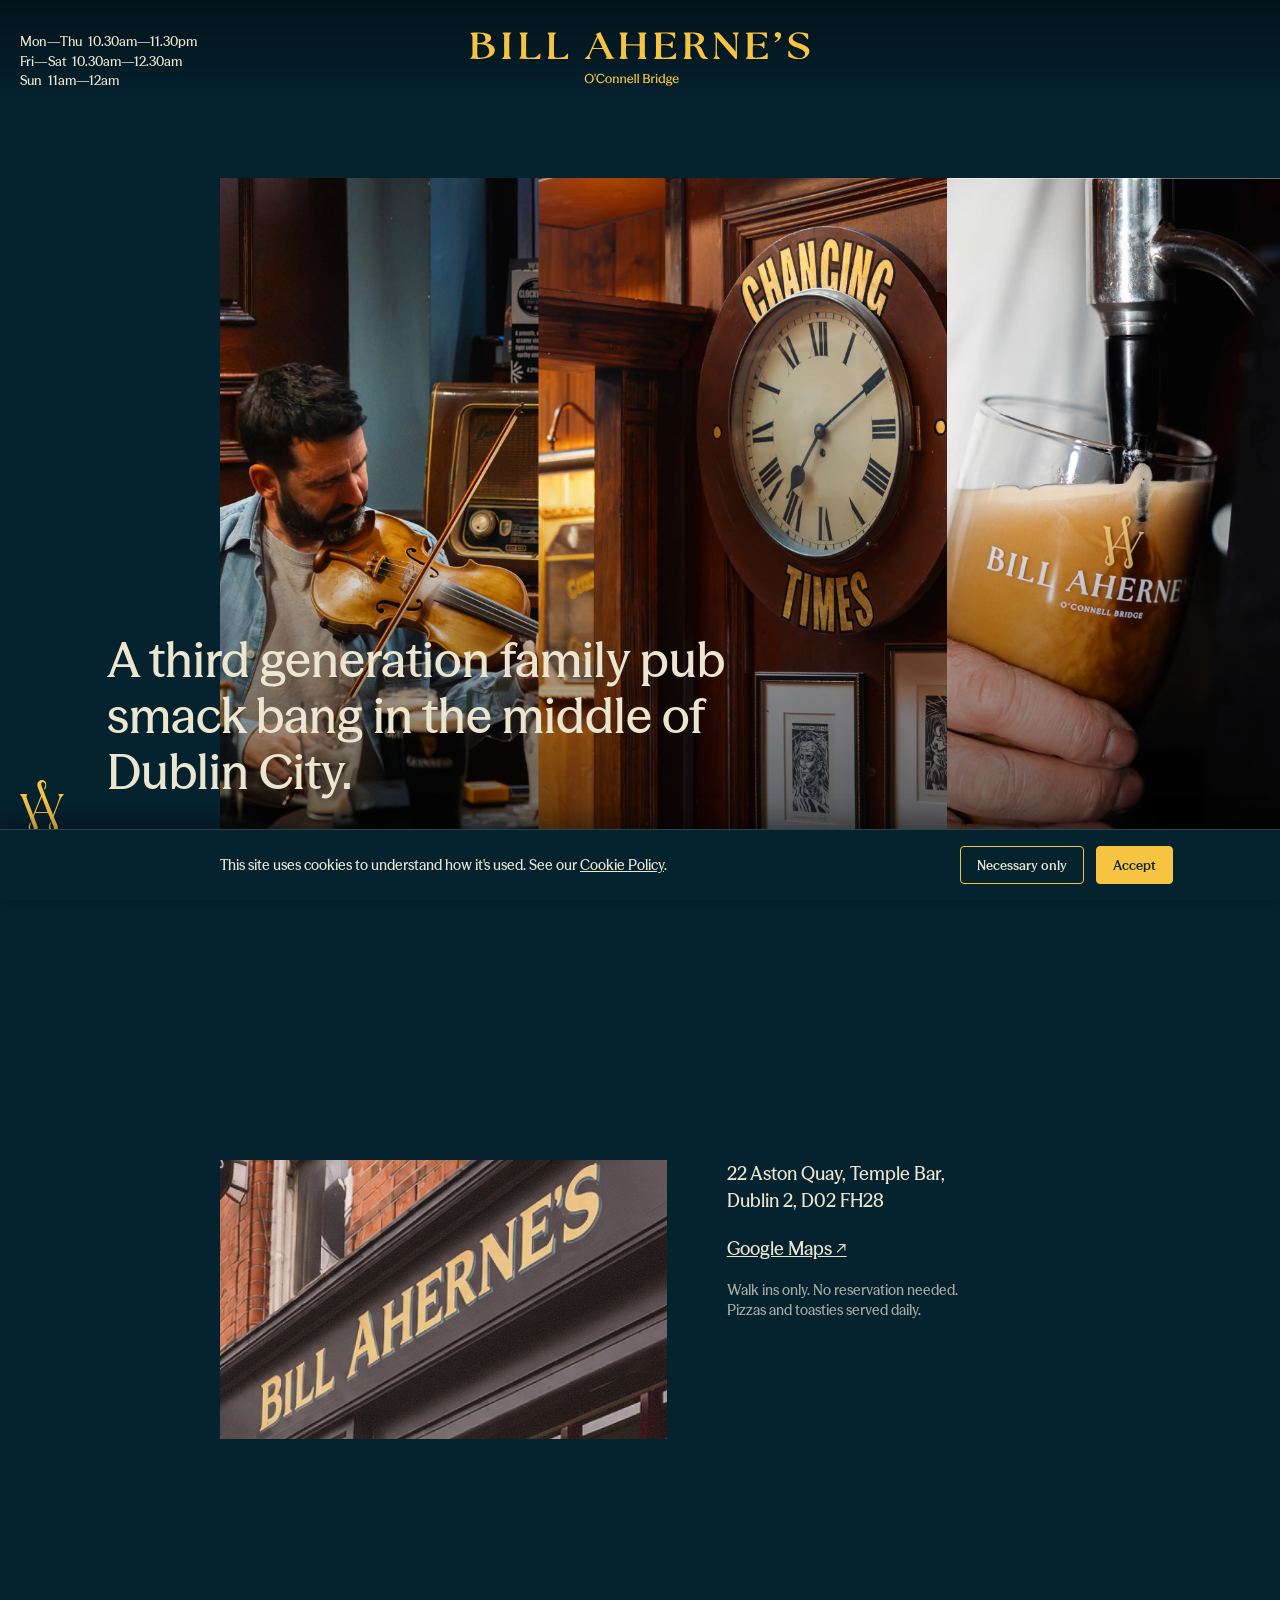
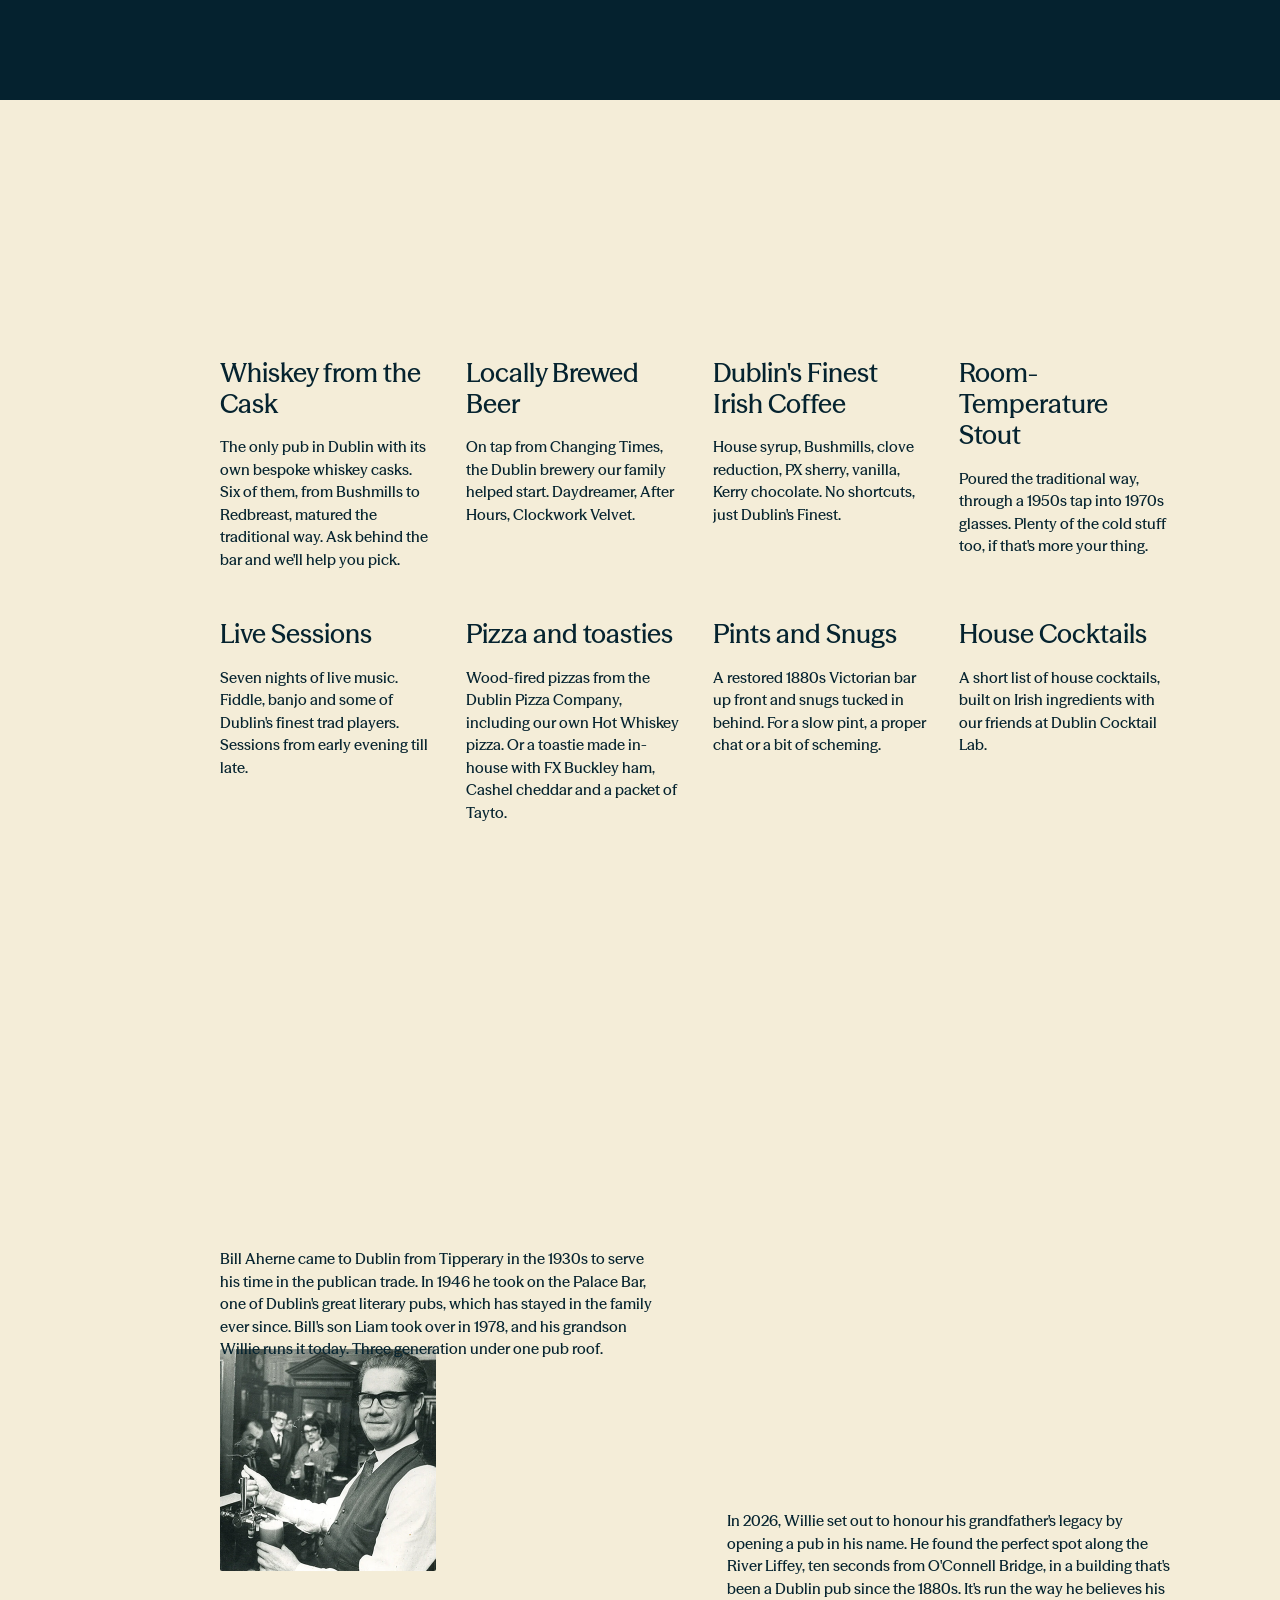
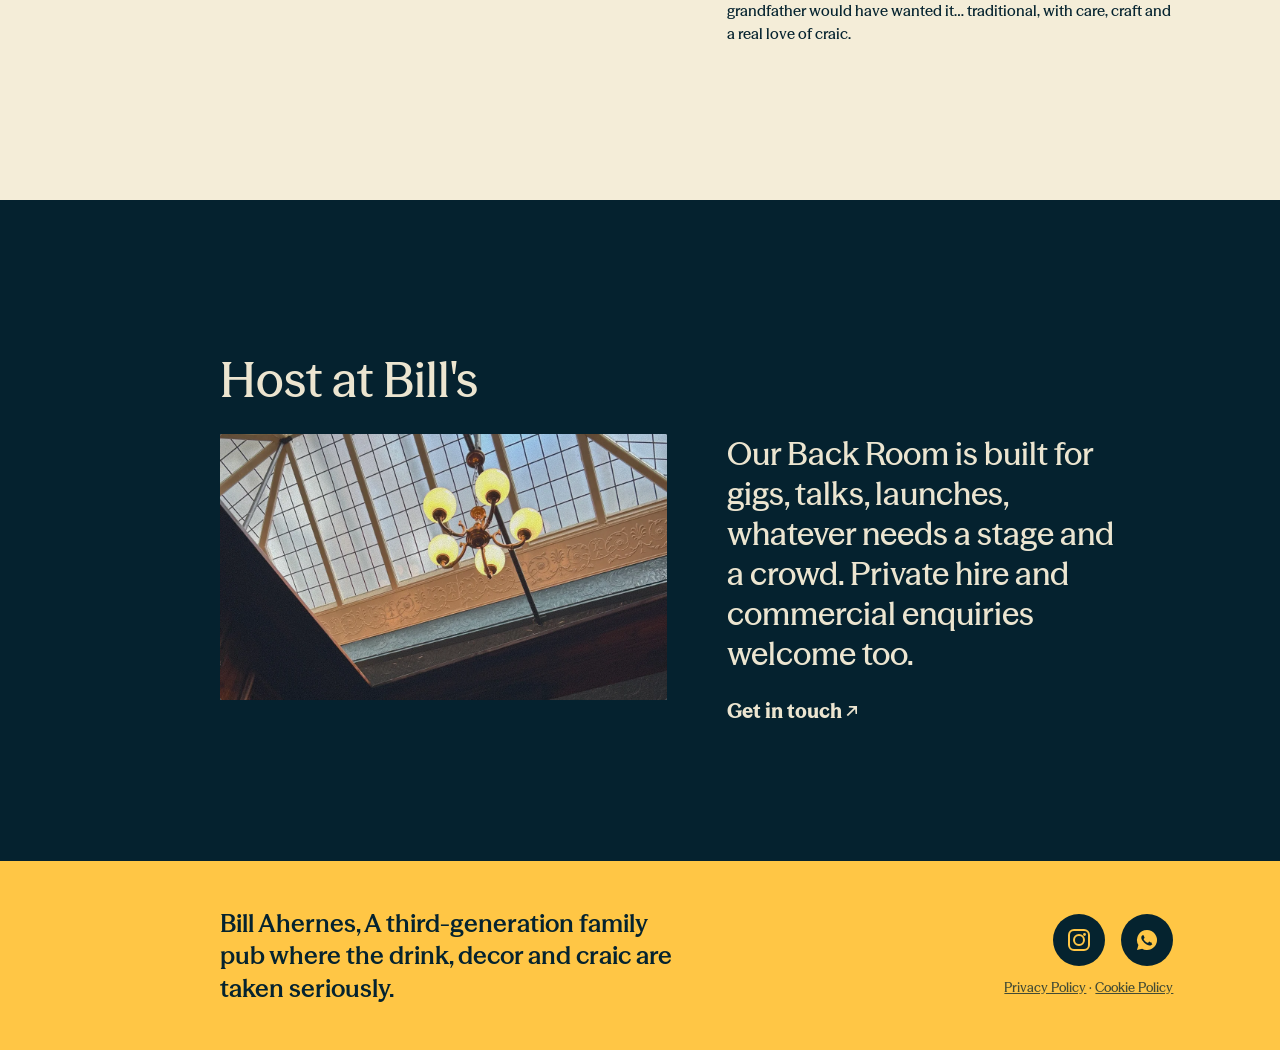
<file: index.html>
<!DOCTYPE html>
<html lang="en">
<head>
<meta charset="UTF-8">
<meta name="viewport" content="width=device-width, initial-scale=1.0">
<title>Bill Aherne's — Dublin</title>
<meta name="description" content="Bill Aherne's is a third-generation family pub on Aston Quay, Temple Bar, Dublin, ten seconds from O'Connell Bridge. Walk-in only, with live music, whiskey, cocktails and a Victorian bar restored with care.">
<link rel="icon" href="favicon.ico" sizes="any">
<link rel="icon" href="assets/favicon-32.png" type="image/png" sizes="32x32">
<link rel="apple-touch-icon" href="assets/apple-touch-icon.png">
<meta property="og:type" content="website">
<meta property="og:site_name" content="Bill Aherne's">
<meta property="og:title" content="Bill Aherne's — Dublin">
<meta property="og:description" content="A third-generation family pub on Aston Quay, Temple Bar, ten seconds from O'Connell Bridge. Walk-in only, with live music, whiskey, cocktails and a Victorian bar restored with care.">
<meta property="og:image" content="assets/social-preview.jpg">
<meta property="og:image:width" content="1200">
<meta property="og:image:height" content="630">
<meta name="twitter:card" content="summary_large_image">
<link rel="stylesheet" href="styles.css">
</head>
<body>

  <header class="site-header">
    <svg class="logo" aria-hidden="true" width="322" height="51" viewBox="0 0 322 51" fill="none" xmlns="http://www.w3.org/2000/svg">
<path d="M0.332031 0.631499C4.62653 0.328332 17.5557 -0.444775 19.4775 3.74087C21.1974 7.48701 18.4129 9.32627 15.0332 10.736C21.6971 11.087 25.8893 15.9817 21.9072 21.4088C21.6636 21.6562 21.4096 21.8951 21.1455 22.1247C16.1472 26.4043 6.60472 25.5585 0 25.4479C0.459379 24.899 1.02153 24.2906 1.44922 23.7536C1.8426 23.2616 2.09501 22.6885 2.18164 22.0866C2.55593 19.5634 2.22898 14.7847 2.30762 12.0465C2.24565 9.15455 2.44959 6.2386 2.13867 3.35806C2.00877 2.15725 0.394003 1.50888 0.332031 0.631499ZM7 11.5758C6.99096 13.5291 6.51436 22.9444 7.55371 23.9567C7.91708 24.3104 8.96437 24.312 9.4502 24.3073C11.9016 24.2836 14.258 24.004 16.1982 22.527C17.6388 21.127 18.2044 20.0035 18.0908 18.0573C17.7192 11.6886 12.3443 11.4959 7 11.5758ZM7.01758 1.49283C7.01411 4.46791 6.97932 7.48553 7.01074 10.4567C9.15318 10.4449 11.3332 10.4849 13.1562 9.26041L14.293 8.1774C15.2273 2.8979 12.5755 1.5095 7.01758 1.49283Z" fill="currentColor"/>
<path d="M202.638 0.629631C205.163 0.459669 213.651 0.492109 215.854 0.900139C216.975 1.09835 218.045 1.48505 219.008 2.04076C224.352 5.17433 221.206 11.6199 214.977 12.5339C215.284 12.6034 215.59 12.6799 215.892 12.7644C220.154 13.9784 220.722 20.1324 223.004 23.1863C224.066 24.6088 225.151 24.2003 225.602 24.9831C225.277 25.9944 221.75 25.6083 220.812 25.4158C219.271 25.0992 218.466 23.6792 217.772 22.5203C216.679 20.5552 215.897 18.4548 214.977 16.4216C213.554 13.2791 212.165 12.8295 208.702 12.9451C208.69 16.2871 208.575 20.1707 208.754 23.4705C209.297 23.9223 210.514 24.688 210.13 25.366C209.198 25.6096 203.453 25.582 202.339 25.2849L202.213 25.0691C202.442 24.5114 203.005 24.1094 203.489 23.696C204.399 19.7211 203.719 12.7747 203.947 8.47826C204.016 7.13582 203.942 5.0965 203.94 3.70678C203.938 2.65118 202.747 1.53125 202.405 0.955803L202.638 0.629631ZM208.72 1.51244C208.686 4.96139 208.684 8.41115 208.717 11.8601C211.132 11.8149 213.409 11.986 215.264 10.4871C217.368 8.09497 217.305 4.92054 214.562 2.92162C212.88 1.6952 210.817 1.47544 208.72 1.51244Z" fill="currentColor"/>
<path d="M141.473 0.632252C143.991 0.517297 147.233 0.551165 149.741 0.677881C147.719 2.71444 147.686 3.62969 147.734 6.37684C147.764 8.07214 147.767 9.85839 147.785 11.5619L160.64 11.5669C160.706 8.874 160.746 4.98891 160.567 2.3608C160.126 1.90223 159.185 1.16719 158.659 0.731207C160.136 0.574693 165.89 0.376306 167.152 0.80068L167.188 1.07058C166.716 1.55722 166.237 2.03883 165.752 2.51559C165.508 4.87176 165.62 9.2772 165.636 11.7315C165.66 15.4775 165.509 19.8646 165.739 23.5643C166.372 24.0226 167.251 24.4545 167.02 25.2334C166.6 25.5577 165.985 25.4903 165.414 25.496C163.173 25.5019 160.977 25.5225 158.737 25.4197C159.3 24.658 159.826 24.1599 160.499 23.4893L160.51 23.3978C160.827 20.3128 160.673 16.0768 160.655 12.9183C156.404 12.8353 152.073 12.9183 147.798 12.8632C147.765 15.892 147.429 20.3149 148.159 23.176C148.335 23.8671 149.243 24.7926 149.768 25.3763C148.45 25.5146 142.913 25.6195 141.808 25.3898C141.299 24.5164 143.036 23.059 143.055 22.2346C143.195 16.1017 143.156 9.87863 143.075 3.73006C143.057 2.32928 141.523 1.52789 141.473 0.632252Z" fill="currentColor"/>
<path d="M123.49 0C123.921 1.11716 124.467 2.25087 124.998 3.33887C128.195 9.88798 131.071 16.6252 134.621 23.0186C134.976 23.6579 136.428 24.7346 137.015 25.3721C134.413 25.5625 131.1 25.554 128.473 25.4502C128.808 24.882 129.148 24.2499 129.594 23.7549C128.878 22.2391 126.647 17.1927 125.851 16.126C123.224 16.2952 118.898 16.1749 116.156 16.1719C115.171 18.701 113.709 20.9616 113.123 23.5957C113.57 23.9795 114.363 24.5732 114.561 25.0615C114.125 25.8261 109.382 25.4849 108.367 25.3789C109.167 24.589 110.89 23.3605 111.309 22.8438C112.553 21.3085 113.551 18.5692 114.425 16.7832C116.482 12.5824 118.231 7.91878 120.279 3.75C119.973 3.16931 119.596 2.39468 119.262 1.8457C120.639 1.24841 122.142 0.628496 123.49 0ZM120.992 5.36719C120.343 6.86624 116.883 14.0268 116.749 15.1074C116.721 15.4814 116.732 15.6012 116.589 15.9473L116.159 16.1709C118.901 16.1739 123.226 16.2942 125.853 16.125L125.852 16.124C123.225 16.2929 118.901 16.1729 116.161 16.1699L116.592 15.9463C116.735 15.6002 116.723 15.4803 116.751 15.1064C117.977 15.132 124.605 15.3438 125.492 14.998L120.992 5.36719Z" fill="currentColor"/>
<path d="M261.791 0.608016C267.817 0.404924 275.025 0.580885 281.141 0.58512C281.12 1.81715 281.627 5.41006 280.905 6.15483C280.07 5.84385 278.476 2.58357 276.158 2.06572C273.174 1.39921 270.9 1.55776 267.867 1.58426C268.03 4.72285 267.935 8.37222 267.933 11.548C271.216 11.6057 273.81 11.8572 276.862 10.7061C277.301 10.1249 277.73 9.14491 278.308 8.77903C279.476 9.34737 278.919 13.5191 278.978 14.6517C279 15.0829 278.917 15.3981 278.469 15.5675C277.778 15.2213 277.447 14.3229 276.971 13.8894C275.226 12.2996 270.822 12.6233 268.411 12.6409L268.147 12.6734C267.674 13.2944 268.032 20.8348 267.9 22.1432C267.86 22.5447 268.068 23.7129 268.535 23.9631C269.923 24.7069 272.094 24.2402 273.674 24.2557C275.954 24.1323 278.471 23.3854 280.014 21.8049C280.575 21.2319 280.726 19.8672 281.743 19.831C282.193 20.6008 281.927 24.4246 281.894 25.5029C275.334 25.4302 267.305 25.7501 260.921 25.411C261.602 24.6802 262.258 23.9315 262.888 23.1659C262.956 22.1848 262.972 21.1649 262.952 20.1815C262.836 14.3033 263.143 8.31043 262.893 2.44337C262.44 1.98073 261.435 1.41598 261.421 0.842309L261.791 0.608016Z" fill="currentColor"/>
<path d="M174.72 0.642869C180.646 0.392729 188.17 0.579356 194.241 0.577004C194.281 1.74788 194.618 5.38344 194.01 6.07097C192.681 5.71639 192.691 4.28189 191.708 3.4024C189.32 1.26281 184.176 1.53318 180.983 1.55686C180.938 4.86591 180.975 8.23472 180.978 11.5485C182.992 11.5717 185.441 11.7066 187.391 11.3962C190.056 10.9718 189.941 10.5192 191.304 8.74394L191.597 8.78141C191.825 8.99642 191.976 9.05822 191.998 9.34114C192.094 10.4907 192.328 14.5762 191.656 15.4577C190.762 15.2694 190.259 13.8855 189.682 13.4798C188.044 12.3267 182.962 12.6042 181.013 12.6165C180.858 15.6596 181.122 18.7597 180.973 21.8354C180.815 25.0508 183.018 24.283 185.787 24.2678C188.132 24.2548 191.182 23.8469 192.675 22.0724C193.274 21.359 193.854 20.5102 194.543 19.823L194.894 19.8108C195.316 20.4531 195.068 24.5038 195.04 25.4848C192.465 25.4903 175.438 25.6778 174.485 25.2553C174.636 24.6892 175.626 23.7241 176.07 23.2304C176.393 16.7983 175.895 10.1998 176.207 3.75401C176.256 2.73024 175.119 1.66114 174.49 0.94899L174.72 0.642869Z" fill="currentColor"/>
<path d="M230.889 0.620706C232.381 0.554839 234.07 0.581341 235.577 0.575852C238.127 3.22357 240.74 6.33565 243.205 9.09314C245.97 12.1856 249.086 15.5085 251.647 18.7082C251.374 13.8354 252.194 6.90933 250.808 2.49479C250.258 2.13221 248.829 1.37473 248.684 0.973568C249.428 0.247457 253.744 0.6367 254.966 0.694726C253.513 2.09786 252.899 2.83338 252.855 4.80439C252.729 10.6862 252.862 16.5733 252.859 22.4564C252.859 23.3978 252.975 24.5148 252.718 25.4212C252.324 25.7589 252.517 25.6936 252.005 25.6814C251.253 25.3513 251.137 25.1709 250.621 24.5606C248.637 22.1561 246.241 19.5557 244.156 17.1796L233.792 5.31659C234.094 10.7003 233.523 16.2038 234.035 21.5736C234.084 22.0973 234.511 22.9593 234.754 23.4554C235.476 23.8835 236.787 24.4091 236.486 25.2672C235.524 25.839 231.542 25.4625 230.207 25.3806C231.69 23.9276 232.523 23.2675 232.561 21.1263C232.665 15.3992 232.636 9.63812 232.585 3.9169C232.573 2.60583 230.679 1.40108 230.511 0.88653L230.889 0.620706Z" fill="currentColor"/>
<path d="M311.274 0.311908C313.885 0.0120543 317.667 0.928239 320.104 1.65027C320.208 2.80907 320.797 6.27511 319.87 6.98883C319.041 6.8055 316.83 2.19462 313.422 1.69795C309.136 1.07315 306.749 1.54677 305.445 5.62381C305.674 6.24438 305.896 6.86651 306.113 7.49021C309.735 10.8419 315.597 11.0387 319.368 14.2024C322.639 16.9449 321.71 20.7741 318.724 23.3473C315.948 25.7407 312.965 25.7433 309.441 25.6609C306.507 25.4068 304.089 24.6855 301.537 23.3083C301.462 22.2591 301.117 18.037 301.95 17.5022C302.584 17.8436 304.186 21.6412 306.695 22.9244C310.431 24.8366 314.217 25.8329 317.213 21.9569C317.328 20.8682 317.285 20.2723 317.217 19.1862L317.179 19.1302C314.476 15.2699 308.716 15.016 304.757 12.4456C301.249 10.1672 300.86 6.69463 303.396 3.61658C305.403 1.18026 308.2 0.711818 311.274 0.311908Z" fill="currentColor"/>
<path d="M73.6146 0.628828C76.0915 0.508699 79.4379 0.566882 81.9162 0.66882C80.9421 1.48636 80.5 1.82072 79.7747 2.82645C79.5632 4.65756 79.4441 22.6155 79.9269 23.6445C81.2951 24.9306 88.8154 24.3087 90.2856 22.7626C90.9599 22.0535 91.9319 20.6078 92.5801 20.3423C92.9942 20.6859 92.8702 20.6099 92.9605 21.2347L92.6718 25.4874L80.6219 25.509C79.1782 25.5107 74.7117 25.6029 73.5632 25.316C73.5718 24.8227 74.8353 22.7518 74.8459 22.3671C75.0174 16.1384 74.8996 9.7041 74.9016 3.45767C74.9018 2.86283 73.6616 1.39555 73.389 0.957377L73.6146 0.628828Z" fill="currentColor"/>
<path d="M46.901 0.630641C49.4814 0.546111 52.6102 0.519762 55.1738 0.691959C54.4806 1.30798 53.2356 2.3802 53.2151 3.31646C53.0451 9.67628 53.1611 15.8264 53.2 22.2131C53.2205 25.5626 57.4517 23.9524 60.0486 24.1734C61.3909 24.2876 62.9259 23.3637 63.9068 22.6553C64.6139 22.1447 65.6923 20.3909 66.4941 20.4588C66.7893 20.921 66.6922 20.8621 66.6809 21.467L66.2806 25.5215C59.9175 25.4034 52.7562 25.7026 46.5055 25.4365C47.1697 24.5945 48.3448 23.2974 48.3873 22.1329C48.6087 16.0596 48.484 9.75501 48.4314 3.66728C48.4257 3.00485 47.2751 1.4794 46.8204 0.94979L46.901 0.630641Z" fill="currentColor"/>
<path d="M30.734 0.622251C33.2124 0.573791 36.773 0.474995 39.1763 0.702081C38.8904 0.969315 38.6123 1.24344 38.3423 1.52401C37.9437 1.94603 37.291 2.83947 37.2709 3.4856C37.0761 9.75054 37.1891 16.1599 37.2233 22.4314C37.2278 23.2601 38.671 24.5665 38.7251 25.1938L38.3979 25.4668C35.8433 25.5082 32.6714 25.6028 30.1731 25.3561L32.2074 23.3105C32.4518 21.1506 32.3357 16.424 32.3122 14.1353C32.2759 10.6021 32.4681 6.07404 32.2322 2.61538C31.7782 2.08075 31.1147 1.56196 30.5748 0.958017L30.734 0.622251Z" fill="currentColor"/>
<path d="M291.072 0.10257C296.995 0.208428 295.039 7.88967 288.935 10.0117C288.643 9.805 288.661 9.81505 288.505 9.50782C288.952 8.39592 291.787 7.12499 291.725 5.69127C291.392 5.18504 289.956 4.75877 289.088 4.29237C288.187 1.90138 288.56 1.10658 291.072 0.10257Z" fill="currentColor"/>
<path d="M112.911 48.5129C112.287 48.5129 111.711 48.4049 111.183 48.1889C110.663 47.9649 110.207 47.6529 109.815 47.2529C109.431 46.8529 109.131 46.3849 108.915 45.8489C108.699 45.3049 108.591 44.7089 108.591 44.0609C108.591 43.4209 108.699 42.8329 108.915 42.2969C109.131 41.7529 109.431 41.2809 109.815 40.8809C110.207 40.4809 110.663 40.1729 111.183 39.9569C111.711 39.7329 112.287 39.6209 112.911 39.6209C113.535 39.6209 114.107 39.7329 114.627 39.9569C115.155 40.1729 115.611 40.4809 115.995 40.8809C116.387 41.2729 116.691 41.7409 116.907 42.2849C117.123 42.8209 117.231 43.4129 117.231 44.0609C117.231 44.7089 117.123 45.3049 116.907 45.8489C116.691 46.3929 116.387 46.8649 115.995 47.2649C115.611 47.6569 115.155 47.9649 114.627 48.1889C114.107 48.4049 113.535 48.5129 112.911 48.5129ZM112.911 47.7569C113.479 47.7569 113.983 47.5929 114.423 47.2649C114.863 46.9369 115.211 46.4969 115.467 45.9449C115.723 45.3849 115.851 44.7569 115.851 44.0609C115.851 43.3649 115.723 42.7409 115.467 42.1889C115.211 41.6289 114.863 41.1889 114.423 40.8689C113.983 40.5409 113.479 40.3769 112.911 40.3769C112.351 40.3769 111.847 40.5409 111.399 40.8689C110.951 41.1889 110.599 41.6289 110.343 42.1889C110.087 42.7409 109.959 43.3649 109.959 44.0609C109.959 44.7569 110.087 45.3849 110.343 45.9449C110.599 46.4969 110.951 46.9369 111.399 47.2649C111.847 47.5929 112.351 47.7569 112.911 47.7569ZM118.221 42.7409L117.789 39.6209H119.097L118.677 42.7409H118.221ZM123.95 48.5129C123.39 48.5129 122.85 48.4209 122.33 48.2369C121.81 48.0449 121.346 47.7649 120.938 47.3969C120.538 47.0209 120.218 46.5569 119.978 46.0049C119.746 45.4449 119.63 44.7969 119.63 44.0609C119.63 43.3169 119.75 42.6689 119.99 42.1169C120.238 41.5569 120.57 41.0929 120.986 40.7249C121.402 40.3569 121.866 40.0809 122.378 39.8969C122.898 39.7129 123.434 39.6209 123.986 39.6209C124.834 39.6209 125.554 39.7969 126.146 40.1489C126.738 40.4929 127.162 40.9569 127.418 41.5409L126.506 42.4649L126.41 42.4529C126.33 42.0689 126.178 41.7209 125.954 41.4089C125.73 41.0969 125.45 40.8489 125.114 40.6649C124.786 40.4729 124.41 40.3769 123.986 40.3769C123.418 40.3769 122.906 40.5169 122.45 40.7969C122.002 41.0769 121.646 41.4849 121.382 42.0209C121.126 42.5569 120.998 43.2089 120.998 43.9769C120.998 44.7449 121.138 45.3929 121.418 45.9209C121.706 46.4409 122.082 46.8369 122.546 47.1089C123.01 47.3729 123.51 47.5049 124.046 47.5049C124.734 47.5049 125.314 47.3329 125.786 46.9889C126.258 46.6369 126.59 46.1089 126.782 45.4049L127.562 45.5249C127.45 46.1649 127.226 46.7089 126.89 47.1569C126.554 47.5969 126.134 47.9329 125.63 48.1649C125.126 48.3969 124.566 48.5129 123.95 48.5129ZM131.21 48.5129C130.61 48.5129 130.074 48.3729 129.602 48.0929C129.138 47.8129 128.774 47.4289 128.51 46.9409C128.246 46.4449 128.114 45.8889 128.114 45.2729C128.114 44.6489 128.246 44.0969 128.51 43.6169C128.774 43.1289 129.138 42.7449 129.602 42.4649C130.074 42.1849 130.61 42.0449 131.21 42.0449C131.81 42.0449 132.342 42.1849 132.806 42.4649C133.27 42.7449 133.634 43.1289 133.898 43.6169C134.17 44.0969 134.306 44.6489 134.306 45.2729C134.306 45.8889 134.17 46.4449 133.898 46.9409C133.634 47.4289 133.27 47.8129 132.806 48.0929C132.342 48.3729 131.81 48.5129 131.21 48.5129ZM131.21 47.8169C131.562 47.8169 131.874 47.7089 132.146 47.4929C132.418 47.2769 132.63 46.9769 132.782 46.5929C132.942 46.2089 133.022 45.7689 133.022 45.2729C133.022 44.7769 132.942 44.3369 132.782 43.9529C132.63 43.5689 132.418 43.2689 132.146 43.0529C131.874 42.8369 131.562 42.7289 131.21 42.7289C130.858 42.7289 130.546 42.8369 130.274 43.0529C130.002 43.2689 129.79 43.5689 129.638 43.9529C129.486 44.3369 129.41 44.7769 129.41 45.2729C129.41 45.7689 129.486 46.2089 129.638 46.5929C129.79 46.9769 130.002 47.2769 130.274 47.4929C130.546 47.7089 130.858 47.8169 131.21 47.8169ZM135.089 48.3929V48.2969L135.509 47.7209V43.1129L135.089 42.5009V42.3929L136.745 42.1049V43.3409C136.921 42.9569 137.177 42.6449 137.513 42.4049C137.849 42.1649 138.237 42.0449 138.677 42.0449C139.293 42.0449 139.801 42.2329 140.201 42.6089C140.601 42.9849 140.801 43.5089 140.801 44.1809V47.7209L141.221 48.2969V48.3929H139.145V48.2969L139.565 47.7209V44.3249C139.565 43.8769 139.449 43.5409 139.217 43.3169C138.993 43.0849 138.693 42.9689 138.317 42.9689C137.949 42.9689 137.617 43.1089 137.321 43.3889C137.025 43.6689 136.833 44.0409 136.745 44.5049V47.7209L137.165 48.2969V48.3929H135.089ZM142.015 48.3929V48.2969L142.435 47.7209V43.1129L142.015 42.5009V42.3929L143.671 42.1049V43.3409C143.847 42.9569 144.103 42.6449 144.439 42.4049C144.775 42.1649 145.163 42.0449 145.603 42.0449C146.219 42.0449 146.727 42.2329 147.127 42.6089C147.527 42.9849 147.727 43.5089 147.727 44.1809V47.7209L148.147 48.2969V48.3929H146.071V48.2969L146.491 47.7209V44.3249C146.491 43.8769 146.375 43.5409 146.143 43.3169C145.919 43.0849 145.619 42.9689 145.243 42.9689C144.875 42.9689 144.543 43.1089 144.247 43.3889C143.951 43.6689 143.759 44.0409 143.671 44.5049V47.7209L144.091 48.2969V48.3929H142.015ZM150.105 45.1649C150.113 45.6609 150.205 46.0889 150.381 46.4489C150.557 46.8009 150.797 47.0729 151.101 47.2649C151.405 47.4569 151.745 47.5529 152.121 47.5529C153.025 47.5529 153.629 47.0929 153.933 46.1729L154.617 46.3649C154.473 47.0049 154.165 47.5249 153.693 47.9249C153.221 48.3169 152.621 48.5129 151.893 48.5129C151.269 48.5129 150.729 48.3689 150.273 48.0809C149.817 47.7849 149.465 47.3929 149.217 46.9049C148.969 46.4089 148.845 45.8649 148.845 45.2729C148.845 44.6729 148.961 44.1289 149.193 43.6409C149.433 43.1529 149.773 42.7649 150.213 42.4769C150.653 42.1889 151.181 42.0449 151.797 42.0449C152.317 42.0449 152.757 42.1329 153.117 42.3089C153.485 42.4849 153.777 42.7209 153.993 43.0169C154.217 43.3129 154.373 43.6489 154.461 44.0249C154.557 44.3929 154.593 44.7729 154.569 45.1649H150.105ZM151.797 42.6689C151.333 42.6689 150.957 42.8529 150.669 43.2209C150.389 43.5809 150.213 44.0289 150.141 44.5649H153.285C153.269 44.2209 153.201 43.9089 153.081 43.6289C152.961 43.3409 152.793 43.1089 152.577 42.9329C152.361 42.7569 152.101 42.6689 151.797 42.6689ZM157.006 47.7209L157.426 48.2969V48.3929H155.35V48.2969L155.77 47.7209V40.5689L155.35 39.9569V39.8489L157.006 39.5609V47.7209ZM159.9 47.7209L160.32 48.2969V48.3929H158.244V48.2969L158.664 47.7209V40.5689L158.244 39.9569V39.8489L159.9 39.5609V47.7209ZM163.636 48.3929V48.2969L164.176 47.6609V40.4729L163.636 39.8369V39.7409H167.356C168.212 39.7409 168.896 39.9289 169.408 40.3049C169.928 40.6729 170.188 41.1969 170.188 41.8769C170.188 42.3169 170.06 42.6969 169.804 43.0169C169.556 43.3369 169.204 43.5689 168.748 43.7129C169.324 43.8489 169.764 44.1089 170.068 44.4929C170.38 44.8689 170.536 45.3249 170.536 45.8609C170.536 46.6769 170.26 47.3049 169.708 47.7449C169.164 48.1769 168.432 48.3929 167.512 48.3929H163.636ZM165.496 47.6009H167.164C167.796 47.6009 168.288 47.4489 168.64 47.1449C168.992 46.8409 169.168 46.4209 169.168 45.8849C169.168 45.3569 168.992 44.9409 168.64 44.6369C168.296 44.3329 167.804 44.1809 167.164 44.1809H165.496V47.6009ZM165.496 43.4009H167.128C167.664 43.4009 168.08 43.2769 168.376 43.0289C168.672 42.7809 168.82 42.4289 168.82 41.9729C168.82 41.5249 168.672 41.1729 168.376 40.9169C168.08 40.6609 167.66 40.5329 167.116 40.5329H165.496V43.4009ZM171.323 48.3929V48.2969L171.743 47.7209V43.1129L171.323 42.5009V42.3929L172.979 42.1049V43.4609C173.131 43.0289 173.355 42.6849 173.651 42.4289C173.947 42.1729 174.299 42.0449 174.707 42.0449C174.867 42.0449 175.011 42.0569 175.139 42.0809L175.043 43.3049C174.635 43.1849 174.287 43.1849 173.999 43.3049C173.719 43.4249 173.495 43.6129 173.327 43.8689C173.159 44.1169 173.043 44.3729 172.979 44.6369V47.7209L173.543 48.2969V48.3929H171.323ZM177.338 47.7209L177.758 48.2969V48.3929H175.682V48.2969L176.102 47.7209V43.1129L175.682 42.5009V42.3929L177.338 42.1049V47.7209ZM176.702 41.2529C176.478 41.2529 176.286 41.1769 176.126 41.0249C175.974 40.8649 175.898 40.6729 175.898 40.4489C175.898 40.2329 175.974 40.0489 176.126 39.8969C176.286 39.7449 176.478 39.6689 176.702 39.6689C176.934 39.6689 177.126 39.7449 177.278 39.8969C177.438 40.0489 177.518 40.2329 177.518 40.4489C177.518 40.6729 177.438 40.8649 177.278 41.0249C177.126 41.1769 176.934 41.2529 176.702 41.2529ZM181.3 48.5129C180.756 48.5129 180.272 48.3769 179.848 48.1049C179.432 47.8249 179.104 47.4409 178.864 46.9529C178.632 46.4649 178.516 45.9049 178.516 45.2729C178.516 44.6409 178.644 44.0849 178.9 43.6049C179.164 43.1169 179.524 42.7369 179.98 42.4649C180.444 42.1849 180.968 42.0449 181.552 42.0449C181.888 42.0449 182.208 42.1129 182.512 42.2489C182.816 42.3769 183.072 42.5689 183.28 42.8249V40.5689L182.86 39.9569V39.8489L184.516 39.5609V47.7209L184.936 48.2969V48.3929H183.28V47.2529C183.112 47.6289 182.848 47.9329 182.488 48.1649C182.128 48.3969 181.732 48.5129 181.3 48.5129ZM181.588 47.6369C182.02 47.6369 182.392 47.4929 182.704 47.2049C183.024 46.9089 183.216 46.5169 183.28 46.0289V44.1929C183.176 43.7289 182.98 43.3689 182.692 43.1129C182.404 42.8489 182.06 42.7169 181.66 42.7169C181.292 42.7169 180.968 42.8289 180.688 43.0529C180.408 43.2769 180.188 43.5809 180.028 43.9649C179.876 44.3489 179.8 44.7849 179.8 45.2729C179.8 45.9689 179.964 46.5369 180.292 46.9769C180.62 47.4169 181.052 47.6369 181.588 47.6369ZM188.544 50.7569C187.576 50.7569 186.832 50.6249 186.312 50.3609C185.792 50.1049 185.532 49.7089 185.532 49.1729C185.532 48.9089 185.616 48.6689 185.784 48.4529C185.952 48.2369 186.18 48.0769 186.468 47.9729C186.252 47.8689 186.084 47.7329 185.964 47.5649C185.852 47.3969 185.796 47.1929 185.796 46.9529C185.796 46.6889 185.876 46.4529 186.036 46.2449C186.204 46.0289 186.424 45.8449 186.696 45.6929C186.456 45.5089 186.268 45.2849 186.132 45.0209C185.996 44.7569 185.928 44.4609 185.928 44.1329C185.928 43.7089 186.032 43.3409 186.24 43.0289C186.448 42.7169 186.736 42.4769 187.104 42.3089C187.472 42.1329 187.9 42.0449 188.388 42.0449C188.844 42.0449 189.256 42.1209 189.624 42.2729L191.472 42.0809L191.52 42.8849H190.452C190.732 43.2369 190.872 43.6529 190.872 44.1329C190.872 44.5409 190.768 44.9009 190.56 45.2129C190.352 45.5169 190.06 45.7569 189.684 45.9329C189.316 46.1089 188.884 46.1969 188.388 46.1969C187.956 46.1969 187.564 46.1249 187.212 45.9809C186.932 46.1809 186.792 46.3969 186.792 46.6289C186.792 46.9409 187.06 47.0969 187.596 47.0969H189.468C190.132 47.0969 190.66 47.2409 191.052 47.5289C191.452 47.8089 191.652 48.2329 191.652 48.8009C191.652 49.4489 191.372 49.9369 190.812 50.2649C190.252 50.5929 189.496 50.7569 188.544 50.7569ZM187.224 48.1769C187.024 48.2649 186.876 48.3889 186.78 48.5489C186.692 48.7089 186.648 48.8849 186.648 49.0769C186.648 49.4049 186.812 49.6569 187.14 49.8329C187.476 50.0089 187.944 50.0969 188.544 50.0969C189.192 50.0969 189.688 50.0009 190.032 49.8089C190.376 49.6169 190.548 49.3489 190.548 49.0049C190.548 48.4689 190.168 48.2009 189.408 48.2009H187.74C187.556 48.2009 187.384 48.1929 187.224 48.1769ZM188.388 45.5609C188.764 45.5609 189.064 45.4409 189.288 45.2009C189.512 44.9529 189.624 44.5969 189.624 44.1329C189.624 43.7089 189.512 43.3649 189.288 43.1009C189.064 42.8289 188.764 42.6929 188.388 42.6929C188.02 42.6929 187.724 42.8209 187.5 43.0769C187.284 43.3249 187.176 43.6729 187.176 44.1209C187.176 44.5369 187.284 44.8809 187.5 45.1529C187.724 45.4249 188.02 45.5609 188.388 45.5609ZM193.183 45.1649C193.191 45.6609 193.283 46.0889 193.459 46.4489C193.635 46.8009 193.875 47.0729 194.179 47.2649C194.483 47.4569 194.823 47.5529 195.199 47.5529C196.103 47.5529 196.707 47.0929 197.011 46.1729L197.695 46.3649C197.551 47.0049 197.243 47.5249 196.771 47.9249C196.299 48.3169 195.699 48.5129 194.971 48.5129C194.347 48.5129 193.807 48.3689 193.351 48.0809C192.895 47.7849 192.543 47.3929 192.295 46.9049C192.047 46.4089 191.923 45.8649 191.923 45.2729C191.923 44.6729 192.039 44.1289 192.271 43.6409C192.511 43.1529 192.851 42.7649 193.291 42.4769C193.731 42.1889 194.259 42.0449 194.875 42.0449C195.395 42.0449 195.835 42.1329 196.195 42.3089C196.563 42.4849 196.855 42.7209 197.071 43.0169C197.295 43.3129 197.451 43.6489 197.539 44.0249C197.635 44.3929 197.671 44.7729 197.647 45.1649H193.183ZM194.875 42.6689C194.411 42.6689 194.035 42.8529 193.747 43.2209C193.467 43.5809 193.291 44.0289 193.219 44.5649H196.363C196.347 44.2209 196.279 43.9089 196.159 43.6289C196.039 43.3409 195.871 43.1089 195.655 42.9329C195.439 42.7569 195.179 42.6689 194.875 42.6689Z" fill="currentColor"/>
</svg>
    <span class="sr-only">Bill Aherne's — O'Connell Bridge</span>
  </header>

  <main>

    <section class="panel hero" id="hero">
      <div class="hero__scrim"></div>
      <h1 class="hero__headline">A third generation family pub smack bang in the middle of Dublin City.</h1>
    </section>

    <section class="panel walk-ins" id="walk-ins">
      <h2 class="headline">We take our drinks, decor and craic seriously.</h2>
      <div class="address">
        <p>22 Aston Quay, Temple Bar,<br>Dublin 2, D02 FH28</p>
        <a href="https://maps.app.goo.gl/G5MTi2T3ayAtr5cFA" target="_blank" rel="noopener">Google Maps ↗</a>
        <p class="address__note">Walk ins only. No reservation needed.<br>Pizzas and toasties served daily.</p>
      </div>
      <div class="placeholder placeholder--map carousel" aria-hidden="true">
        <img class="carousel__slide is-active" src="assets/Carousel/carousel-1-1.webp" alt="">
        <img class="carousel__slide" src="assets/Carousel/carousel-1-2.webp" alt="">
        <img class="carousel__slide" src="assets/Carousel/carousel-1-3.webp" alt="">
        <img class="carousel__slide" src="assets/Carousel/carousel-1-4.webp" alt="">
      </div>
    </section>

    <section class="panel drink" id="drink">
      <h2 class="headline">We don't do shortcuts</h2>

      <div class="drink-grid">
        <article class="drink-item">
          <h3>Whiskey from the Cask</h3>
          <p>The only pub in Dublin with its own bespoke whiskey casks. Six of them, from Bushmills to Redbreast, matured the traditional way. Ask behind the bar and we'll help you pick.</p>
        </article>
        <article class="drink-item drink-item--offset">
          <h3>Locally Brewed Beer</h3>
          <p>On tap from Changing Times, the Dublin brewery our family helped start. Daydreamer, After Hours, Clockwork Velvet.</p>
        </article>
        <article class="drink-item">
          <h3>Dublin's Finest Irish Coffee</h3>
          <p>House syrup, Bushmills, clove reduction, PX sherry, vanilla, Kerry chocolate. No shortcuts, just Dublin's Finest.</p>
        </article>
        <article class="drink-item drink-item--offset">
          <h3>Room-Temperature Stout</h3>
          <p>Poured the traditional way, through a 1950s tap into 1970s glasses. Plenty of the cold stuff too, if that's more your thing.</p>
        </article>
        <article class="drink-item drink-item--full">
          <h3>Live Sessions</h3>
          <p>Seven nights of live music. Fiddle, banjo and some of Dublin's finest trad players. Sessions from early evening till late.</p>
        </article>
        <article class="drink-item drink-item--offset">
          <h3>Pizza and toasties</h3>
          <p>Wood-fired pizzas from the Dublin Pizza Company, including our own Hot Whiskey pizza. Or a toastie made in-house with FX Buckley ham, Cashel cheddar and a packet of Tayto.</p>
        </article>
        <article class="drink-item drink-item--full">
          <h3>Pints and Snugs</h3>
          <p>A restored 1880s Victorian bar up front and snugs tucked in behind. For a slow pint, a proper chat or a bit of scheming.</p>
        </article>
        <article class="drink-item drink-item--offset">
          <h3>House Cocktails</h3>
          <p>A short list of house cocktails, built on Irish ingredients with our friends at Dublin Cocktail Lab.</p>
        </article>
      </div>
    </section>

    <section class="panel story" id="story">
      <h2 class="headline">From Bill to Liam to Willie,<br>a real family story.</h2>

      <div class="story__grid">
        <div class="placeholder placeholder--portrait" aria-hidden="true"></div>
        <p class="story__text story__text--indent">Bill Aherne came to Dublin from Tipperary in the 1930s to serve his time in the publican trade. In 1946 he took on the Palace Bar, one of Dublin's great literary pubs, which has stayed in the family ever since. Bill's son Liam took over in 1978, and his grandson Willie runs it today. Three generation under one pub roof.</p>
        <div class="placeholder placeholder--wide" aria-hidden="true"></div>
        <p class="story__text">In 2026, Willie set out to honour his grandfather's legacy by opening a pub in his name. He found the perfect spot along the River Liffey, ten seconds from O'Connell Bridge, in a building that's been a Dublin pub since the 1880s. It's run the way he believes his grandfather would have wanted it&hellip; traditional, with care, craft and a real love of craic.</p>
      </div>
    </section>

    <section class="panel host" id="host">
      <h2 class="headline">Host at Bill's</h2>
      <p class="host__text">Our Back Room is built for gigs, talks, launches, whatever needs a stage and a crowd. Private hire and commercial enquiries welcome too.</p>
      <a href="#" class="get-in-touch">Get in touch ↗</a>
      <div class="placeholder placeholder--backroom carousel" aria-hidden="true">
        <img class="carousel__slide is-active" src="assets/Carousel/carousel-2-1.webp" alt="">
        <img class="carousel__slide" src="assets/Carousel/carousel-2-2.webp" alt="">
        <img class="carousel__slide" src="assets/Carousel/carousel-2-3.webp" alt="">
      </div>

      <div class="host-footer">
        <p class="host-footer__tagline">Bill Ahernes, A third-generation family pub where the drink, decor and craic are taken seriously.</p>
        <div class="host-footer__aside">
          <ul class="social-links">
            <li><a href="https://www.instagram.com/billahernesoconnellbridge/" target="_blank" rel="noopener" aria-label="Instagram" class="social-links__icon social-links__icon--instagram"><svg viewBox="0 0 24 24" xmlns="http://www.w3.org/2000/svg">
<rect x="2" y="2" width="20" height="20" rx="5" fill="none" stroke="currentColor" stroke-width="2"/>
<circle cx="12" cy="12" r="5" fill="none" stroke="currentColor" stroke-width="2"/>
<circle cx="17.5" cy="6.5" r="1.4" fill="currentColor"/>
</svg></a></li>
            <li><a href="#" aria-label="WhatsApp" class="social-links__icon social-links__icon--whatsapp"><svg viewBox="0 0 24 24" xmlns="http://www.w3.org/2000/svg">
<path d="M12 2a10 10 0 0 0-8.6 15.1L2 22l5.1-1.3A10 10 0 1 0 12 2zm5.4 14.1c-.2.6-1.3 1.2-1.9 1.3-.5.1-1.1.1-1.7-.1-.4-.1-.9-.3-1.6-.6-2.8-1.2-4.6-4-4.8-4.2-.1-.2-1.1-1.5-1.1-2.8s.6-2 .9-2.2c.2-.3.5-.3.6-.3h.5c.2 0 .4 0 .5.5.2.5.7 1.6.7 1.7.1.2.1.3 0 .5-.1.2-.1.3-.3.4-.1.2-.3.3-.4.5-.2.2-.3.4-.1.6.2.3.8 1.2 1.6 2 1.1.9 2 1.3 2.3 1.4.3.1.5.1.6-.1.2-.2.6-.7.8-.9.2-.3.4-.2.6-.1.2.1 1.4.7 1.7.8.3.1.4.2.5.3.1.2.1.6-.1 1.2z" fill="currentColor"/>
</svg></a></li>
          </ul>
          <p class="legal-links"><a href="privacy.html">Privacy Policy</a> &middot; <a href="cookies.html">Cookie Policy</a></p>
        </div>
      </div>

      <p class="legal-links legal-links--mobile"><a href="privacy.html">Privacy Policy</a> &middot; <a href="cookies.html">Cookie Policy</a></p>
    </section>

  </main>

  <footer class="site-footer">
    <svg class="monogram" aria-hidden="true" preserveAspectRatio="none" overflow="visible" style="display: block;" width="78.0322" height="91.5928" viewBox="0 0 78.0322 91.5928" fill="none" xmlns="http://www.w3.org/2000/svg">
<path id="Exclude" d="M37.2402 0.0621374C51.1866 -1.18806 46.1399 16.8363 43.6621 17.2867C41.9009 15.0717 45.5535 10.705 44.6611 7.54065C43.8234 4.5694 39.8342 1.82903 38.0039 5.26624C37.5256 6.14404 37.3661 7.16091 37.5518 8.14319C37.9756 10.3396 40.1676 15.1747 41.0625 17.6071C44.6683 27.406 48.7904 37.1012 52.5723 46.8366C54.3621 51.4447 57.0659 57.1288 58.4297 61.778C60.5288 57.014 70.3728 32.3952 70.1807 29.0797C70.0569 26.9744 68.3216 26.9404 67.8906 25.3981L68.2217 24.942C69.4242 24.3807 77.1278 24.3158 78.0322 25.0631C77.2159 26.6472 74.2051 28.6674 72.9365 31.1246C70.5304 35.791 69.128 39.9721 67.2383 44.8199C64.675 51.3143 62.1976 57.8422 59.8057 64.402C61.1647 67.8337 62.5859 71.242 64.0615 74.6246C65.6324 78.288 68.3643 82.8958 66.7363 86.8375C65.989 88.649 64.5447 90.0831 62.7266 90.816C60.6416 91.6615 58.3037 91.6334 56.2402 90.7389C54.1817 89.8758 52.5561 88.2268 51.7207 86.1578C50.0761 82.0224 52.3366 77.6532 53.9551 73.8073C54.9809 78.0221 53.0585 79.999 54.3223 85.4782C55.4384 86.6807 56.7547 88.0347 58.5586 87.4498C59.2322 87.2298 59.7797 86.7314 60.0605 86.0817C60.967 84.0081 58.4253 79.1104 57.5352 76.9752L52.6963 65.3434C51.7419 62.8895 50.7948 60.2907 49.5977 57.9557C42.084 57.9978 34.5678 57.9876 27.0518 57.9254C26.264 59.6919 24.9258 61.9826 24.8428 63.9303C24.7542 66.0227 30.612 79.8888 31.6689 83.3932C31.1501 85.962 30.5404 88.4806 28.2344 90.0768C21.7614 94.5602 14.1596 88.3602 15.5234 81.1266C15.7978 79.6724 17.229 75.1465 18.3369 74.3932C20.4256 76.4842 15.2158 84.1371 19.8213 86.9049C22.5408 88.539 24.8944 86.606 24.3887 84.2653C23.8457 81.7521 22.1749 78.2246 21.2324 75.7614L15.7383 61.2496C13.0793 54.22 10.3845 47.2031 7.6543 40.2008C6.27726 36.678 4.82237 32.9786 3.32324 29.5094C3.11475 29.0265 0.558601 26.0405 0 25.3434L0.0429688 25.0309C1.31492 24.3196 10.9133 24.425 12.4854 24.8864C12.6303 25.6418 11.6815 27.2786 11.3174 28.0065C11.7042 32.0804 15.6066 41.2732 17.2188 45.4869C19.2096 50.8373 21.2371 56.1742 23.3018 61.4967C24.4589 59.1434 25.5139 56.1147 26.542 53.6324L33.7129 36.2076C34.653 33.9207 36.3501 29.4759 37.4473 27.484C35.9097 24.1989 34.7576 20.3851 33.2129 17.111C30.057 10.4255 28.5985 3.17434 37.2402 0.0621374ZM38.5635 29.9371C37.3996 32.2848 36.3335 35.0623 35.3672 37.5123C32.9372 43.6804 30.0242 49.9585 27.875 56.2116C31.3308 56.237 34.7869 56.2363 38.2451 56.2106C41.7866 56.2382 45.3306 56.2235 48.8721 56.1657C48.3604 54.3651 39.2109 30.7705 38.5635 29.9371Z" fill="currentColor"/>
</svg>
    <div class="hours">
      <p>Mon&mdash;Thu&nbsp; 10.30am&mdash;11.30pm<br>Fri&mdash;Sat&nbsp; 10.30am&mdash;12.30am<br>Sun&nbsp; 11am&mdash;12am</p>
    </div>
  </footer>

  <div class="cookie-banner" id="cookieBanner" hidden>
    <p class="cookie-banner__text">This site uses cookies to understand how it's used. See our <a href="cookies.html">Cookie Policy</a>.</p>
    <div class="cookie-banner__actions">
      <button type="button" class="cookie-banner__decline" id="cookieDecline">Necessary only</button>
      <button type="button" class="cookie-banner__accept" id="cookieAccept">Accept</button>
    </div>
  </div>

  <script src="script.js"></script>
</body>
</html>
</file>
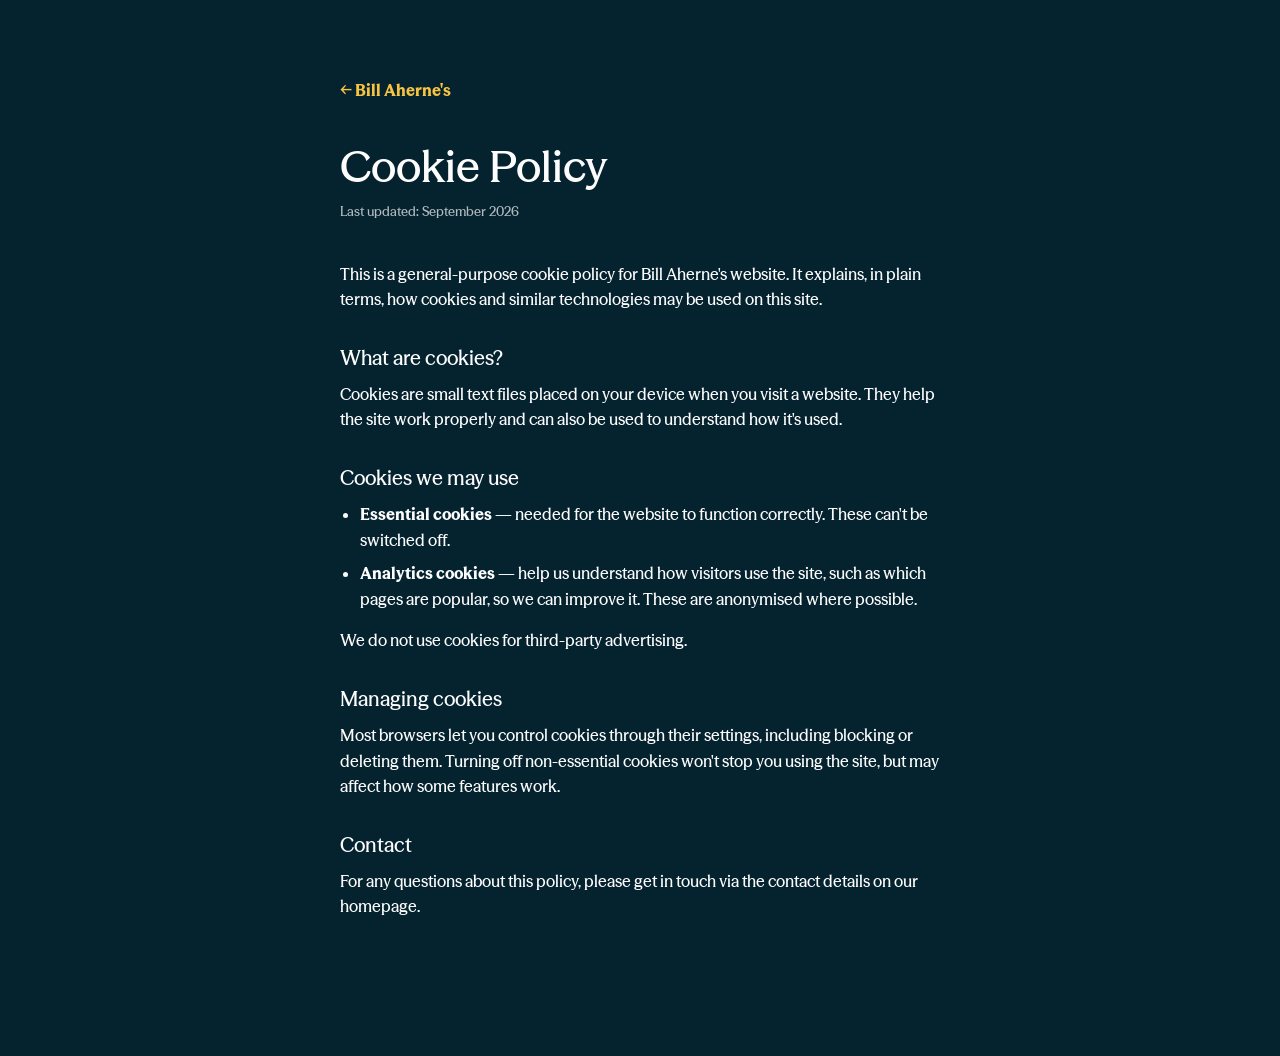
<file: cookies.html>
<!DOCTYPE html>
<html lang="en">
<head>
<meta charset="UTF-8">
<meta name="viewport" content="width=device-width, initial-scale=1.0">
<title>Cookie Policy — Bill Aherne's</title>
<meta name="description" content="Cookie Policy for Bill Aherne's, O'Connell Bridge, Dublin.">
<link rel="icon" href="favicon.ico" sizes="any">
<link rel="icon" href="assets/favicon-32.png" type="image/png" sizes="32x32">
<link rel="apple-touch-icon" href="assets/apple-touch-icon.png">
<link rel="stylesheet" href="legal.css">
</head>
<body>

  <main class="legal-page">
    <a href="index.html" class="legal-page__home">&larr; Bill Aherne's</a>

    <h1>Cookie Policy</h1>
    <p class="updated">Last updated: September 2026</p>

    <p>This is a general-purpose cookie policy for Bill Aherne's website. It explains, in plain terms, how cookies and similar technologies may be used on this site.</p>

    <h2>What are cookies?</h2>
    <p>Cookies are small text files placed on your device when you visit a website. They help the site work properly and can also be used to understand how it's used.</p>

    <h2>Cookies we may use</h2>
    <ul>
      <li><strong>Essential cookies</strong> &mdash; needed for the website to function correctly. These can't be switched off.</li>
      <li><strong>Analytics cookies</strong> &mdash; help us understand how visitors use the site, such as which pages are popular, so we can improve it. These are anonymised where possible.</li>
    </ul>
    <p>We do not use cookies for third-party advertising.</p>

    <h2>Managing cookies</h2>
    <p>Most browsers let you control cookies through their settings, including blocking or deleting them. Turning off non-essential cookies won't stop you using the site, but may affect how some features work.</p>

    <h2>Contact</h2>
    <p>For any questions about this policy, please get in touch via the contact details on our homepage.</p>
  </main>

</body>
</html>
</file>
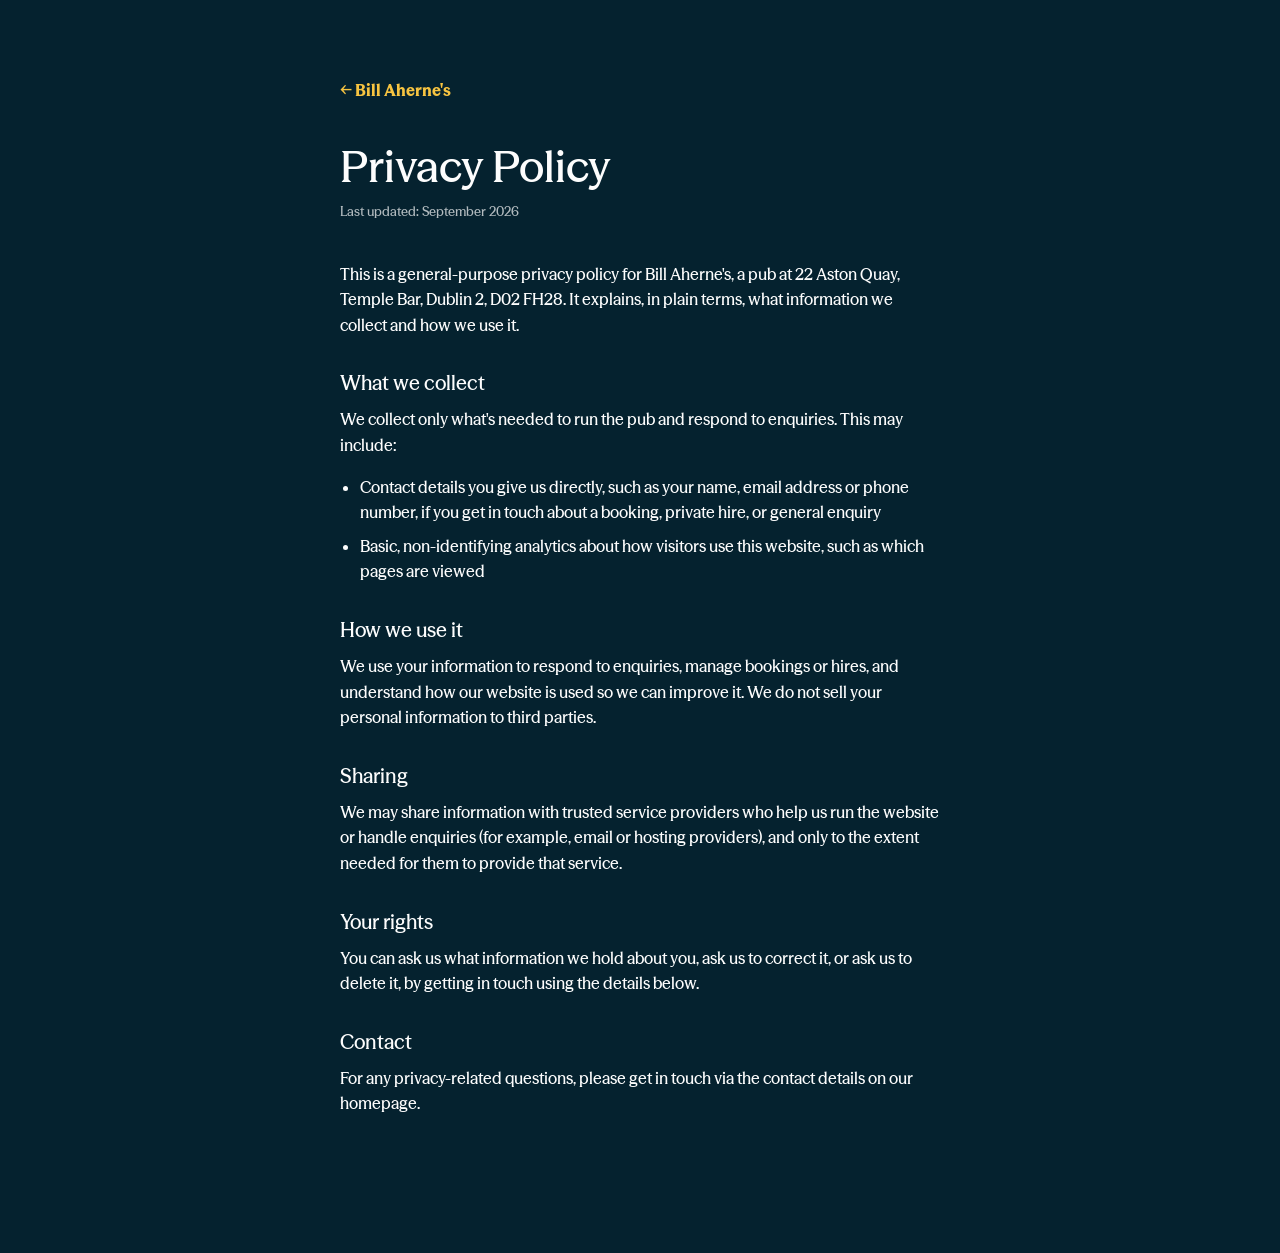
<file: privacy.html>
<!DOCTYPE html>
<html lang="en">
<head>
<meta charset="UTF-8">
<meta name="viewport" content="width=device-width, initial-scale=1.0">
<title>Privacy Policy — Bill Aherne's</title>
<meta name="description" content="Privacy Policy for Bill Aherne's, O'Connell Bridge, Dublin.">
<link rel="icon" href="favicon.ico" sizes="any">
<link rel="icon" href="assets/favicon-32.png" type="image/png" sizes="32x32">
<link rel="apple-touch-icon" href="assets/apple-touch-icon.png">
<link rel="stylesheet" href="legal.css">
</head>
<body>

  <main class="legal-page">
    <a href="index.html" class="legal-page__home">&larr; Bill Aherne's</a>

    <h1>Privacy Policy</h1>
    <p class="updated">Last updated: September 2026</p>

    <p>This is a general-purpose privacy policy for Bill Aherne's, a pub at 22 Aston Quay, Temple Bar, Dublin 2, D02 FH28. It explains, in plain terms, what information we collect and how we use it.</p>

    <h2>What we collect</h2>
    <p>We collect only what's needed to run the pub and respond to enquiries. This may include:</p>
    <ul>
      <li>Contact details you give us directly, such as your name, email address or phone number, if you get in touch about a booking, private hire, or general enquiry</li>
      <li>Basic, non-identifying analytics about how visitors use this website, such as which pages are viewed</li>
    </ul>

    <h2>How we use it</h2>
    <p>We use your information to respond to enquiries, manage bookings or hires, and understand how our website is used so we can improve it. We do not sell your personal information to third parties.</p>

    <h2>Sharing</h2>
    <p>We may share information with trusted service providers who help us run the website or handle enquiries (for example, email or hosting providers), and only to the extent needed for them to provide that service.</p>

    <h2>Your rights</h2>
    <p>You can ask us what information we hold about you, ask us to correct it, or ask us to delete it, by getting in touch using the details below.</p>

    <h2>Contact</h2>
    <p>For any privacy-related questions, please get in touch via the contact details on our homepage.</p>
  </main>

</body>
</html>
</file>
<file: styles.css>
@font-face {
  font-family: "Season Mix";
  src: url("assets/Season Mix/SeasonMix-TRIAL-Medium.woff2") format("woff2");
  font-weight: 500;
  font-style: normal;
  font-display: swap;
}

@font-face {
  font-family: "Season Mix";
  src: url("assets/Season Mix/SeasonMix-TRIAL-Heavy.woff2") format("woff2");
  font-weight: 800;
  font-style: normal;
  font-display: swap;
}

@font-face {
  font-family: "Season Mix";
  src: url("assets/Season Mix/SeasonMix-TRIAL-SemiBold.woff2") format("woff2");
  font-weight: 600;
  font-style: normal;
  font-display: swap;
}

:root {
  --navy: #05222f;
  --navy-text: #05232f;
  --gold: #f7c441;
  --gold-tagline: #ffc645;
  --cream: rgba(201, 165, 61, 0.2);
  --white: #fdfdfd;
  --grey-placeholder: #d9d9d9;

  --font-display: "Season Mix", Georgia, "Times New Roman", serif;
  --font-body: "Season Mix", Georgia, "Times New Roman", serif;

  --header-height: 88px;
  --footer-height: 92px;
  --gutter: 20px;
}

* {
  box-sizing: border-box;
}

html, body {
  margin: 0;
  padding: 0;
}

body {
  font-family: var(--font-body);
  font-weight: 500;
  background: var(--navy);
  color: var(--white);
  -webkit-font-smoothing: antialiased;
}

h1, h2, h3 {
  font-family: var(--font-display);
  font-weight: 500;
  margin: 0;
}

p {
  margin: 0 0 1em;
  line-height: 1.5;
}

a {
  color: inherit;
}

.headline {
  font-size: 32px;
  line-height: 1.25;
  margin-bottom: 24px;
}

/* Content stays invisible until it has scrolled clear of the fixed
   footer, so it never visually collides with the opening-hours text. */
.reveal {
  opacity: 0;
  transition: opacity 0.6s ease;
}

.reveal.is-revealed {
  opacity: 1;
}

.sr-only {
  position: absolute;
  width: 1px;
  height: 1px;
  padding: 0;
  margin: -1px;
  overflow: hidden;
  clip: rect(0, 0, 0, 0);
  white-space: nowrap;
  border: 0;
}

/* Fixed header */

.site-header {
  position: fixed;
  top: 0;
  left: 0;
  right: 0;
  z-index: 100;
  display: flex;
  flex-direction: column;
  align-items: center;
  justify-content: center;
  height: var(--header-height);
  padding: 8px var(--gutter);
  background: linear-gradient(to bottom, rgba(0, 0, 0, 0.45) 0%, rgba(0, 0, 0, 0) 100%);
  pointer-events: none;
  text-align: center;
  transition: background 0.4s ease;
}

.site-header.is-light {
  background: linear-gradient(to bottom, rgba(244, 237, 216, 1) 0%, rgba(244, 237, 216, 0) 100%);
}

.site-header .logo {
  width: 260px;
  height: auto;
  display: block;
  color: var(--gold);
  transition: color 0.4s ease;
}

.site-header.is-light .logo {
  color: var(--navy-text);
}

/* Fixed footer */

.site-footer {
  position: fixed;
  bottom: 0;
  left: 0;
  right: 0;
  z-index: 100;
  display: flex;
  align-items: center;
  gap: 16px;
  padding: 16px var(--gutter);
  min-height: var(--footer-height);
  pointer-events: none;
  background: linear-gradient(to top, rgba(0, 0, 0, 0.55) 0%, rgba(0, 0, 0, 0) 100%);
  transition: background 0.4s ease;
}

.site-footer.is-light {
  background: linear-gradient(to top, rgba(244, 237, 216, 0.92) 0%, rgba(244, 237, 216, 0) 100%);
}

.site-footer .monogram {
  flex-shrink: 0;
  width: 34px;
  height: 40px;
  display: block;
  color: var(--gold);
  transition: color 0.4s ease;
}

.site-footer .hours {
  color: var(--white);
  transition: color 0.4s ease;
}

.site-footer .hours p {
  font-size: 13px;
  line-height: 1.5;
  margin: 0 0 4px;
}

.site-footer .hours p:last-child {
  margin-bottom: 0;
}

/* footer flips to navy over light sections */
.site-footer.is-light .monogram {
  color: var(--navy-text);
}

.site-footer.is-light .hours {
  color: var(--navy-text);
}

/* Layout */

main {
  padding-top: 0;
}

.panel {
  position: relative;
  padding: calc(var(--header-height) + 40px) var(--gutter) calc(var(--footer-height) + 40px);
  min-height: 100vh;
  overflow: hidden;
  display: flex;
  flex-direction: column;
}

/* Hero */

.hero {
  background-image: url("assets/homepage_header.webp");
  background-size: cover;
  background-position: center;
  justify-content: flex-start;
  padding-top: calc(var(--header-height) + 60px);
}

.hero__scrim {
  position: absolute;
  inset: 0;
  background: rgba(0, 0, 0, 0.4);
}

.hero__headline {
  position: relative;
  font-size: 34px;
  line-height: 1.25;
  color: var(--white);
  max-width: 340px;
}

/* Walk-ins */

.walk-ins {
  background: var(--navy);
  justify-content: flex-start;
}

.walk-ins .address {
  font-size: 18px;
  line-height: 1.4;
  margin-bottom: 32px;
}

.walk-ins .address a {
  display: inline-block;
  margin-top: 4px;
  text-decoration: underline;
}

.walk-ins .address__note {
  font-size: 14px;
  line-height: 1.4;
  margin: 20px 0 0;
  opacity: 0.7;
}

.placeholder {
  background: var(--grey-placeholder);
  border-radius: 2px;
}

/* Autoplaying image carousels that populate some placeholders. Slides are
   stacked and crossfaded via opacity; script.js drives which one is
   .is-active. */
.carousel {
  position: relative;
  overflow: hidden;
}

.carousel__slide {
  position: absolute;
  inset: 0;
  width: 100%;
  height: 100%;
  object-fit: cover;
  opacity: 0;
  transition: opacity 1.2s ease;
}

.carousel__slide.is-active {
  opacity: 1;
}

.placeholder--map {
  width: 100%;
  max-width: 320px;
  aspect-ratio: 233 / 288;
}

/* Stop by for a drink */

.drink {
  background-color: #f4edd8;
  color: var(--navy-text);
}

.drink-grid {
  display: flex;
  flex-direction: column;
}

.drink-item {
  width: 62%;
  margin-bottom: 44px;
}

.drink-item--offset {
  align-self: flex-end;
  width: 62%;
  margin-top: -16px;
}

.drink-item--full {
  width: 100%;
  align-self: stretch;
}

.drink-item h3 {
  font-size: 26px;
  line-height: 1.2;
  margin-bottom: 16px;
}

.drink-item p {
  font-size: 15px;
  line-height: 1.5;
  max-width: 233px;
  margin: 0;
}

/* Family story */

.story {
  background-color: #f4edd8;
  color: var(--navy-text);
}

.story .headline {
  font-size: 28px;
  margin-bottom: 28px;
}

.story__grid {
  display: grid;
  grid-template-columns: minmax(90px, 32%) 1fr;
  grid-template-areas:
    "portrait para1"
    "para2 para2"
    "wide wide";
  gap: 16px;
  align-items: start;
  margin-bottom: 32px;
}

.story__grid > *:nth-child(1) { grid-area: portrait; }
.story__grid > *:nth-child(2) { grid-area: para1; margin-bottom: 0; }
.story__grid > *:nth-child(3) { grid-area: wide; }
.story__grid > *:nth-child(4) { grid-area: para2; }

.placeholder--portrait {
  width: 100%;
  aspect-ratio: 127 / 266;
  background-image: url("assets/Bill-pulling-pint 1.png");
  background-size: cover;
  background-position: 80% center;
}

.story__text {
  font-size: 15px;
  max-width: 260px;
  margin-bottom: 24px;
}

.placeholder--wide {
  width: 100%;
  aspect-ratio: 400 / 250;
  margin-top: 12px;
  background-image: url("assets/Bill-filling-the-McCarthy-cup 1.jpg");
  background-size: cover;
  background-position: center;
}

/* Host at Bill's */

.host {
  background: var(--navy);
}

.host .headline {
  font-size: 36px;
  margin-bottom: 20px;
}

.host__text {
  font-size: 15px;
  max-width: 260px;
  margin-bottom: 24px;
}

.get-in-touch {
  font-weight: 800;
  font-size: 18px;
  text-decoration: none;
  color: var(--white);
  margin-bottom: 32px;
  display: inline-block;
}

.placeholder--backroom {
  width: 100%;
  aspect-ratio: 400 / 320;
  margin-top: auto;
}

/* Desktop-only sub-footer; mobile doesn't have this bar. */
.host-footer {
  display: none;
}

.legal-links {
  font-size: 13px;
  opacity: 0.7;
  margin: 0;
}

.legal-links a {
  text-decoration: underline;
}

/* Mobile has no gold sub-footer to nest these in, so they get their own
   small line at the bottom of the section instead. Desktop hides this
   copy in favour of the one nested under the social icons below. */
.legal-links--mobile {
  margin-top: 24px;
}

/* Small screens keep the same relative proportions; tablet-width viewports
   get a centered mobile column. The real desktop layout takes over at the
   1024px breakpoint below. */
.chrome {
  display: none;
}

@media (min-width: 560px) and (max-width: 1023px) {
  body {
    display: flex;
    justify-content: center;
    background: #000;
  }

  .site-header,
  .site-footer,
  main {
    width: 430px;
  }

  .site-header,
  .site-footer {
    left: 50%;
    transform: translateX(-50%);
  }
}

/* ============================================================
   Desktop (1024px+)

   Keeps the same always-on fixed header/footer and the same scroll
   colour-switch JS as mobile (it already flips exactly at "Stop by
   for a drink" and back at "Host at Bill's") — just repositions the
   footer from a bottom bar to a left-centre column, matching the
   Figma desktop frame's composition.
   ============================================================ */
@media (min-width: 1024px) {
  :root {
    /* Wider on the left than the right so section content never runs
       into the fixed hours block pinned in the top-left corner. */
    --gutter-desktop-left: clamp(220px, 16vw, 260px);
    --gutter-desktop-right: clamp(40px, 8.33vw, 160px);
    /* Body copy on dark sections runs a touch warmer than pure white
       on desktop. */
    --white: #ece5d0;
  }

  body {
    display: block;
    background: var(--navy);
  }

  main {
    width: auto;
  }

  /* Main wordmark stays a normal top bar, same as mobile. */
  .site-header {
    height: auto;
    padding: 32px var(--gutter) 16px;
  }

  .site-header .logo {
    width: 340px;
  }

  /* Hours stay pinned top-left. No scrim on desktop — with only three
     short lines of text, the gradient's hard-looking cutoff was more
     awkward than just letting the text's own colour switch do the work. */
  .site-footer,
  .site-footer.is-light {
    top: 0;
    bottom: auto;
    left: 0;
    right: auto;
    width: auto;
    min-height: 0;
    padding: 32px var(--gutter) 16px;
    align-items: center;
    background: none;
  }

  /* The "W" mark breaks away from the hours block to sit on its own,
     pinned to the bottom-left corner — the hours text stays put in the
     top-left corner. Its colour now tracks what's behind ITS OWN
     position (via the .is-light class JS sets directly on it), not the
     hours block's — so the reset below (same specificity as the base
     ".site-footer.is-light .monogram" rule, winning on source order)
     stops it inheriting that unrelated state. */
  .site-footer .monogram {
    position: fixed;
    top: auto;
    /* Vertically centred against the gold sub-footer's own height (189px)
       so it lines up with the tagline text sitting in that bar, rather
       than sitting low against a generic edge gutter. */
    bottom: 68px;
    left: var(--gutter);
    transform: none;
    width: 44px;
    height: 52px;
  }

  .site-footer .monogram.monogram {
    color: var(--gold);
  }

  .site-footer .monogram.is-light {
    color: var(--navy-text);
  }

  /* Final transition: once the gold sub-footer on "Host at Bill's"
     scrolls up far enough to sit behind the mark, it flips to navy so
     it doesn't disappear against the matching gold background. */
  .site-footer .monogram.is-on-gold {
    color: var(--navy-text);
  }

  .panel {
    padding: 150px var(--gutter-desktop-right) 80px var(--gutter-desktop-left);
    min-height: 850px;
    display: block;
  }

  /* Hero */

  .hero {
    padding: 178px 0 0 var(--gutter-desktop-left);
    background-image: url("assets/homepage_header.webp");
    background-size: cover;
    background-position: center;
    background-origin: content-box;
    background-clip: content-box;
    justify-content: flex-start;
  }

  .hero__scrim {
    inset: 178px 0 0 var(--gutter-desktop-left);
    background: linear-gradient(to top, rgba(0, 0, 0, 0.6) 0%, rgba(0, 0, 0, 0) 55%);
  }

  /* Sits at the smaller gutter, so it starts to the left of the photo
     (which uses the larger one) and overlaps onto the dark margin. */
  .hero__headline {
    position: absolute;
    left: var(--gutter-desktop-right);
    bottom: 50px;
    max-width: 620px;
    font-size: 48px;
    line-height: 1.17;
  }

  /* Walk-ins */

  .walk-ins {
    display: grid;
    grid-template-columns: 1fr 1fr;
    grid-template-rows: auto 1fr;
    grid-template-areas:
      "heading heading"
      "image   aside";
    column-gap: 60px;
    row-gap: 40px;
    align-content: start;
  }

  .walk-ins .headline {
    grid-area: heading;
    font-size: 48px;
    max-width: 700px;
    margin-bottom: 0;
  }

  .placeholder--map {
    grid-area: image;
    width: 100%;
    max-width: none;
    aspect-ratio: 809 / 506;
    align-self: start;
  }

  .walk-ins .address {
    grid-area: aside;
    align-self: start;
    font-size: 18px;
    margin-bottom: 0;
  }

  /* Stop by for a drink */

  .drink {
    display: block;
  }

  .drink .headline {
    font-size: 48px;
    margin-bottom: 48px;
  }

  .drink-grid {
    display: grid;
    grid-template-columns: repeat(4, 1fr);
    gap: 48px 32px;
  }

  .drink-item,
  .drink-item--offset,
  .drink-item--full {
    width: auto;
    align-self: auto;
    margin: 0;
  }

  .drink-item p {
    max-width: none;
  }


  /* Family story */

  .story {
    display: block;
  }

  .story .headline {
    font-size: 48px;
    max-width: 700px;
    margin-bottom: 28px;
  }

  /* Two columns: the first paragraph sits close under the headline in
     the left column; the right column's photo is pulled up so its top
     lines up with the baseline of the headline's first line, and the
     left column's photo is pulled up to sit close under its paragraph. */
  .story__grid {
    grid-template-columns: 1fr 1fr;
    grid-template-areas:
      "para1 bigImg"
      "smallImg para2";
    column-gap: 60px;
    row-gap: 33px;
    margin-bottom: 0;
  }

  .story__grid > *:nth-child(1) {
    grid-area: smallImg;
    /* The grid row is sized by the taller photo in the right column, so
       the left column's shorter paragraph leaves a big empty gap above
       this image. Pull it up to sit close under the paragraph instead. */
    margin-top: -161px;
    align-self: start;
  }

  .story__grid > *:nth-child(2) {
    grid-area: para1;
  }

  .story__grid > *:nth-child(3) {
    grid-area: bigImg;
    /* Pulled up out of the grid row so its top lines up with the
       baseline of the headline's first line, rather than starting only
       after the full two-line headline block. */
    margin-top: -110px;
  }

  .story__grid > *:nth-child(4) {
    grid-area: para2;
    width: auto;
    justify-self: stretch;
  }

  .placeholder--portrait {
    width: 216px;
    height: auto;
    aspect-ratio: 216 / 222;
    justify-self: start;
  }

  .story__text {
    max-width: none;
  }

  .placeholder--wide {
    width: 100%;
    height: auto;
    aspect-ratio: 457 / 347;
    margin-top: 0;
  }

  /* Host at Bill's */

  .host {
    display: grid;
    grid-template-columns: 1fr 1fr;
    grid-template-rows: auto auto auto;
    grid-template-areas:
      "heading heading"
      "image   asideText"
      "image   asideCta";
    column-gap: 60px;
    row-gap: 24px;
    align-content: start;
  }

  .host .headline {
    grid-area: heading;
    font-size: 48px;
    max-width: 700px;
    margin-bottom: 0;
  }

  .placeholder--backroom {
    grid-area: image;
    width: 100%;
    max-width: 576px;
    aspect-ratio: 576 / 343;
    margin-top: 0;
    align-self: start;
  }

  .host__text {
    grid-area: asideText;
    font-size: 32px;
    line-height: 1.25;
    max-width: 400px;
    margin-bottom: 0;
    align-self: start;
  }

  .get-in-touch {
    grid-area: asideCta;
    font-size: 20px;
    margin-bottom: 0;
    align-self: start;
  }

  /* Sub-footer bar: brand mark + tagline on the left, social icons on
     the right. Positioned to ignore the panel's own padding so it can
     run the full width of the section. */
  .host-footer {
    display: flex;
    align-items: center;
    justify-content: space-between;
    gap: 40px;
    position: absolute;
    left: 0;
    right: 0;
    bottom: 0;
    height: 189px;
    padding: 0 var(--gutter-desktop-right) 0 var(--gutter-desktop-left);
    background: var(--gold-tagline);
  }

  .host-footer__tagline {
    font-family: var(--font-display);
    font-weight: 600;
    font-size: 25px;
    line-height: 1.3;
    color: var(--navy-text);
    max-width: 460px;
    margin: 0;
  }

  .host-footer__aside {
    display: flex;
    flex-direction: column;
    align-items: flex-end;
    gap: 12px;
    flex-shrink: 0;
  }

  .social-links {
    display: flex;
    align-items: center;
    gap: 16px;
    list-style: none;
    margin: 0;
    padding: 0;
    flex-shrink: 0;
  }

  .social-links__icon {
    display: flex;
    align-items: center;
    justify-content: center;
    width: 52px;
    height: 52px;
    border-radius: 50%;
    background-color: var(--navy-text);
    color: var(--gold-tagline);
  }

  .social-links__icon svg {
    display: block;
    width: 24px;
    height: 24px;
  }

  .host-footer .legal-links {
    color: var(--navy-text);
    opacity: 0.75;
  }

  .legal-links--mobile {
    display: none;
  }
}

/* Cookie consent banner */

.cookie-banner {
  position: fixed;
  left: 0;
  right: 0;
  bottom: 0;
  z-index: 200;
  display: flex;
  flex-direction: column;
  gap: 12px;
  padding: 16px var(--gutter);
  background: var(--navy);
  border-top: 1px solid rgba(253, 253, 253, 0.15);
  box-shadow: 0 -8px 24px rgba(0, 0, 0, 0.35);
}

.cookie-banner[hidden] {
  display: none;
}

.cookie-banner__text {
  margin: 0;
  font-size: 13px;
  line-height: 1.5;
  color: var(--white);
}

.cookie-banner__text a {
  text-decoration: underline;
}

.cookie-banner__actions {
  display: flex;
  gap: 12px;
}

.cookie-banner__accept,
.cookie-banner__decline {
  flex: 1;
  font-family: var(--font-body);
  font-size: 13px;
  font-weight: 600;
  padding: 10px 16px;
  border-radius: 4px;
  cursor: pointer;
  border: 1px solid var(--gold);
}

.cookie-banner__accept {
  background: var(--gold);
  color: var(--navy-text);
}

.cookie-banner__decline {
  background: transparent;
  color: var(--white);
}

@media (min-width: 1024px) {
  .cookie-banner {
    flex-direction: row;
    align-items: center;
    justify-content: space-between;
    gap: 24px;
    padding: 16px var(--gutter-desktop-right) 16px var(--gutter-desktop-left);
  }

  .cookie-banner__text {
    font-size: 14px;
  }

  .cookie-banner__actions {
    flex-shrink: 0;
  }

  .cookie-banner__accept,
  .cookie-banner__decline {
    flex: none;
  }
}
</file>
<file: legal.css>
@font-face {
  font-family: "Season Mix";
  src: url("assets/Season Mix/SeasonMix-TRIAL-Medium.woff2") format("woff2");
  font-weight: 500;
  font-style: normal;
  font-display: swap;
}

@font-face {
  font-family: "Season Mix";
  src: url("assets/Season Mix/SeasonMix-TRIAL-Heavy.woff2") format("woff2");
  font-weight: 800;
  font-style: normal;
  font-display: swap;
}

:root {
  --navy: #05222f;
  --navy-text: #05232f;
  --gold: #f7c441;
  --white: #fdfdfd;
  --font-display: "Season Mix", Georgia, "Times New Roman", serif;
  --font-body: "Season Mix", Georgia, "Times New Roman", serif;
}

* {
  box-sizing: border-box;
}

html, body {
  margin: 0;
  padding: 0;
}

body {
  font-family: var(--font-body);
  font-weight: 500;
  background: var(--navy);
  color: var(--white);
  -webkit-font-smoothing: antialiased;
}

.legal-page {
  max-width: 640px;
  margin: 0 auto;
  padding: 48px 20px 96px;
}

.legal-page__home {
  display: inline-block;
  color: var(--gold);
  font-weight: 600;
  text-decoration: none;
  margin-bottom: 40px;
}

.legal-page__home:hover {
  text-decoration: underline;
}

.legal-page h1 {
  font-family: var(--font-display);
  font-weight: 500;
  font-size: 34px;
  line-height: 1.2;
  margin: 0 0 8px;
}

.legal-page .updated {
  font-size: 13px;
  opacity: 0.7;
  margin: 0 0 40px;
}

.legal-page h2 {
  font-family: var(--font-display);
  font-weight: 500;
  font-size: 20px;
  margin: 32px 0 12px;
}

.legal-page p {
  font-size: 16px;
  line-height: 1.6;
  margin: 0 0 16px;
}

.legal-page a {
  color: var(--gold);
}

.legal-page ul {
  margin: 0 0 16px;
  padding-left: 20px;
}

.legal-page li {
  font-size: 16px;
  line-height: 1.6;
  margin-bottom: 8px;
}

@media (min-width: 1024px) {
  .legal-page {
    padding: 80px 20px 120px;
  }

  .legal-page h1 {
    font-size: 44px;
  }
}
</file>
